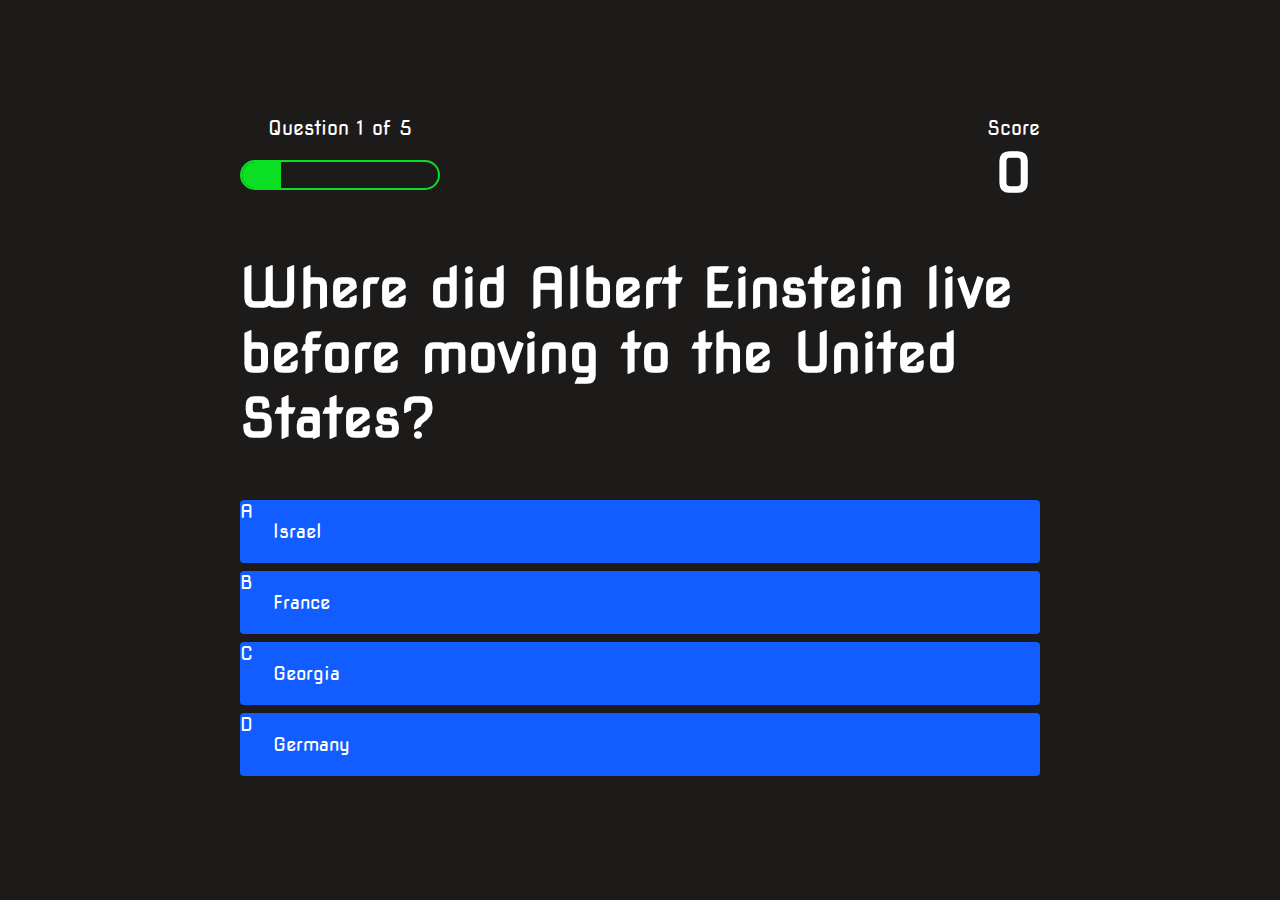
<file: game.html>
<!DOCTYPE html>
<html lang="en">
  <head>
    <meta charset="UTF-8" />
    <meta http-equiv="X-UA-Compatible" content="IE=edge" />
    <meta name="viewport" content="width=device-width, initial-scale=1.0" />
    <title>Quiz Page</title>
    <link rel="stylesheet" href="style.css" />
    <link rel="stylesheet" href="game.css" />
  </head>
  <body>
    <div class="container">
      <div id="game" class="justify-center flex-column">
        <div id="hud">
          <div class="hud-item">
            <p id="progressText" class="hud-prefix">Question</p>
            <div id="progressBar">
              <div id="progressBarFull"></div>
            </div>
          </div>
          <div class="hud-item">
            <p class="hud-prefix">Score</p>
            <h1 class="hud-main-text" id="score">0</h1>
          </div>
        </div>
        <h1 id="question">What is the answer to this question?</h1>
        <div class="choice-container">
          <p class="coice-prefix">A</p>
          <p class="choice-text" data-number="1">Choice</p>
        </div>
        <div class="choice-container">
          <p class="coice-prefix">B</p>
          <p class="choice-text" data-number="2">Choice 2</p>
        </div>
        <div class="choice-container">
          <p class="coice-prefix">C</p>
          <p class="choice-text" data-number="3">Choice 3</p>
        </div>
        <div class="choice-container">
          <p class="coice-prefix">D</p>
          <p class="choice-text" data-number="4">Choice 4</p>
        </div>
      </div>
    </div>
    <script src="./game.js"></script>
  </body>
</html>
</file>
<file: style.css>
@import url("https://fonts.googleapis.com/css2?family=Nova+Square&family=Roboto:wght@100;300;400;500;700;900&display=swap");

:root {
  background-color: rgba(29, 26, 26);
}

* {
  box-sizing: border-box;
  margin: 0;
  padding: 0;
  font-size: 62.5%;
  font-family: "Nova Square", cursive;
}

h1 {
  font-size: 5.4rem;
  color: white;
  margin-bottom: 5rem;
}

h2 {
  font-size: 4.2rem;
  margin-bottom: 4rem;
}

.container {
  width: 100vw;
  height: 100vh;
  display: flex;
  justify-content: center;
  align-items: center;
  max-width: 80rem;
  margin: 0 auto;
  padding: 2rem;
}

.flex-column {
  display: flex;
  flex-direction: column;
}

.flex-center {
  justify-content: center;
  align-items: center;
}

.justify-center {
  justify-content: center;
}

.text-center {
  text-align: center;
}

.hidden {
  display: none;
}

.btn {
  font-size: 2.4rem;
  padding: 2rem 0;
  width: 30rem;
  text-align: center;
  margin-bottom: 1rem;
  color: rgb(28, 26, 26);
  background: linear-gradient(
    90deg,
    rgb(18, 92, 255) 0%,
    rgb(0, 102, 255) 100%
  );
  border-radius: 4px;
}

.btn:hover {
  cursor: pointer;
  box-shadow: 0 0.4rem 1.4rem 0 rgba(8, 114, 244, 0.6);
  transition: transform 150ms;
  transform: scale(1.03);
}

.btn[disabled]:hover {
  cursor: not-allowed;
  box-shadow: none;
  transform: none;
}

#highscore-btn {
  background: linear-gradient(
    90deg,
    rgb(255, 247, 9) 0%,
    rgb(240, 221, 6) 100%
  );
}

#highscore-btn:hover {
  box-shadow: 0 0.4rem 1.4rem 0 rgba(255, 255, 0, 0.5);
}

.fa-crown {
  font-size: 2.5rem;
  margin-left: 1rem;
}

/* End Page CSS */

.end-form-container {
  width: 100%;
  display: flex;
  flex-direction: column;
  align-items: center;
  max-width: 30rem;
}

input {
  margin-bottom: 1rem;
  width: 20rem;
  padding: 1.5rem;
  font-size: 1.8rem;
  border: none;
  box-shadow: 0 0.1rem 1.4rem 0 rgba(86, 185, 235, 0.5);
}

input::placeholder {
  color: #aaa;
}

#username {
  margin-bottom: 3rem;
  width: 100%;
  outline: none;
}

#end-text {
  font-size: 2.4rem;
  color: #fff;
  text-align: center;
}

#saveScoreBtn {
  border: none;
}

.fa-home {
  margin-left: 1rem;
  font-style: 2rem;
  color: rgb(28, 26, 26);
}
</file>
<file: game.css>
body {
  color: #fff;
}

.choice-container {
  display: flex;
  margin-bottom: 0.8rem;
  width: 100%;
  border-radius: 4px;
  background: rgb(18, 93, 255);
  font-size: 3rem;
  min-width: 80rem;
}

.choice-container:hover {
  cursor: pointer;
  box-shadow: 0 0.4rem 1.4rem 0 rgba(6, 103, 247, 0.5);
  transform: scale(1.02);
  transform: transform 100ms;
}

.choice-prefix {
  padding: 2rem 2.5rem;
  color: white;
}

.choice-text {
  padding: 2rem;
  width: 100%;
}

.correct {
  background: linear-gradient(
    32deg,
    rgba(11, 223, 36) 0%,
    rgb(41, 232, 111) 100%
  );
}

.incorrect {
  background: linear-gradient(
    32deg,
    rgba(230, 29, 29, 1) 0%,
    rgb(224, 11, 11, 1) 100%
  );
}

/* Heads up Display */
#hud {
  display: flex;
  justify-content: space-between;
}

.hud-prefix {
  text-align: center;
  font-size: 2rem;
}

.hud-main-text {
  text-align: center;
}

#progressBar {
  width: 20rem;
  height: 3rem;
  border: 0.2rem solid rgb(11, 223, 36);
  margin-top: 2rem;
  border-radius: 50px;
  overflow: hidden;
}

#progressBarFull {
  height: 100%;
  background: rgb(11, 223, 36);
  width: 0%;
}

@media screen and (max-width: 768px) {
  .choice-container {
    min-width: 40rem;
  }
}
</file>
